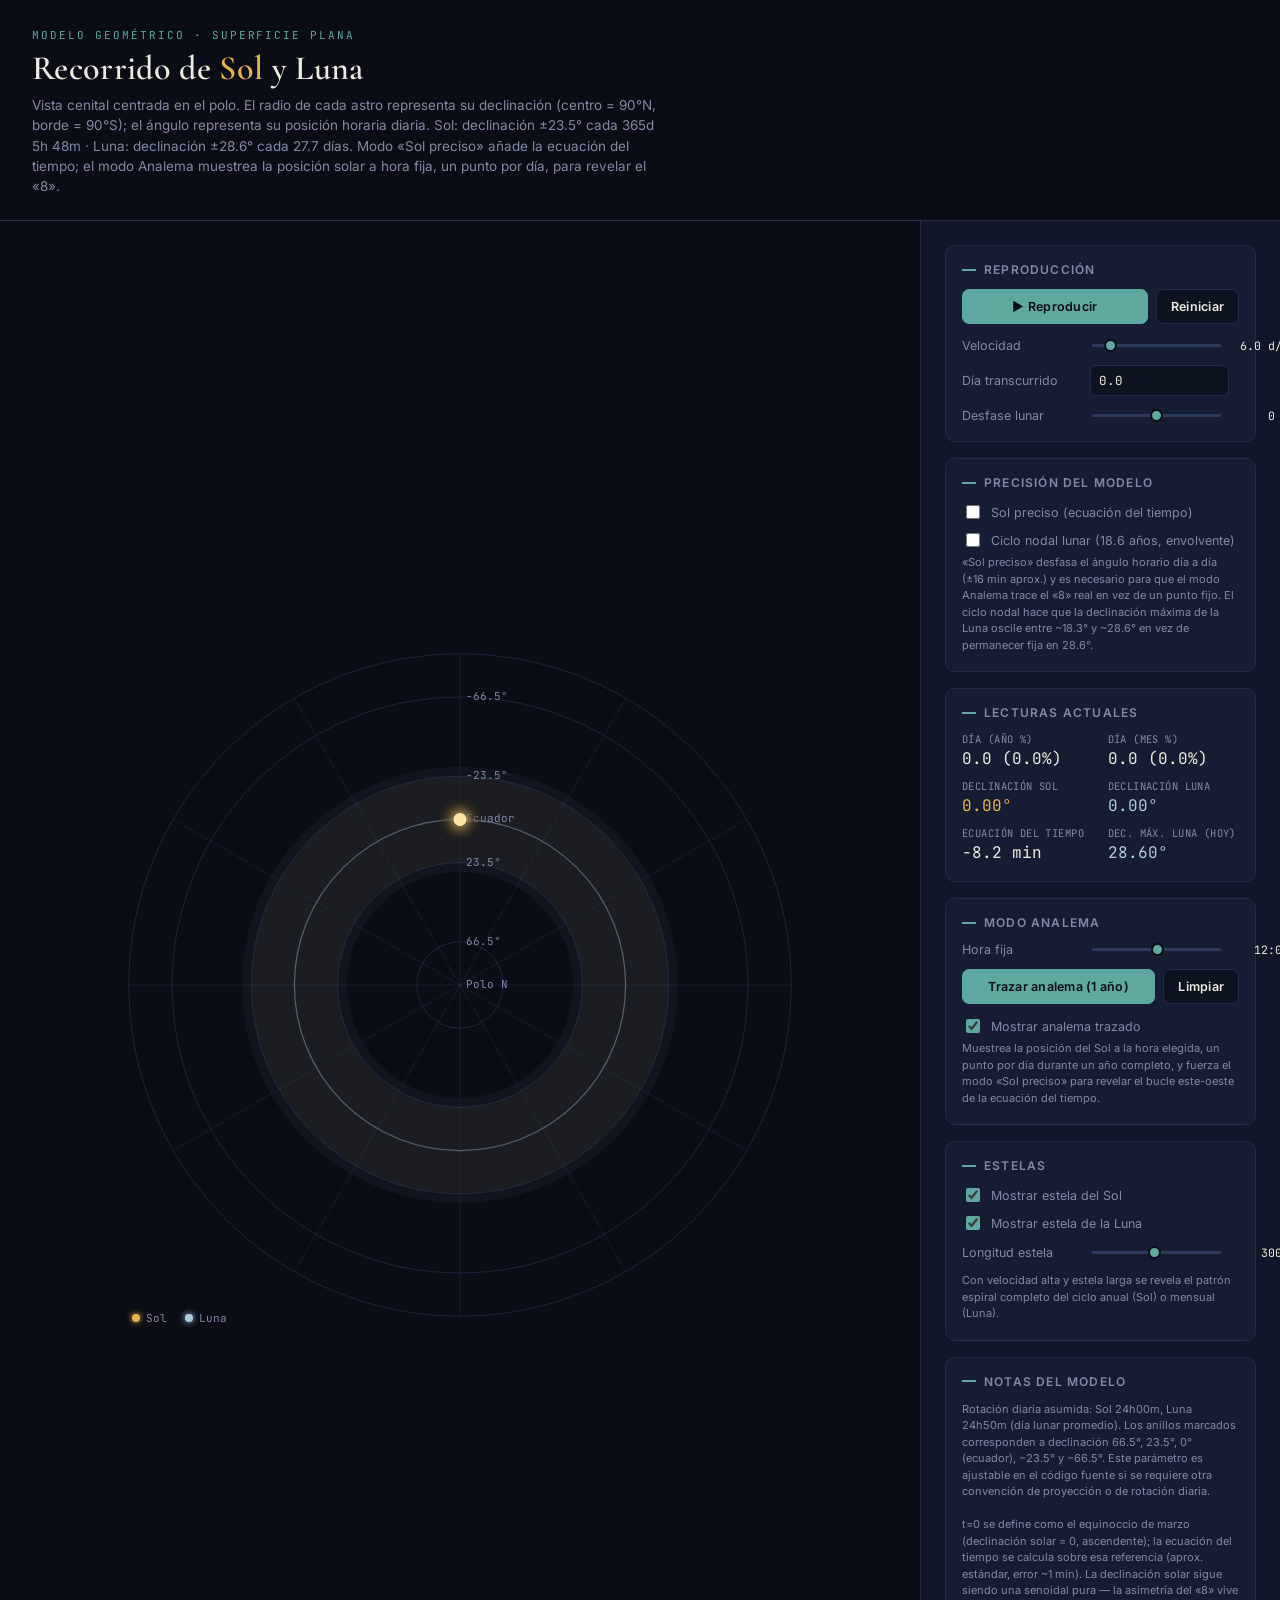
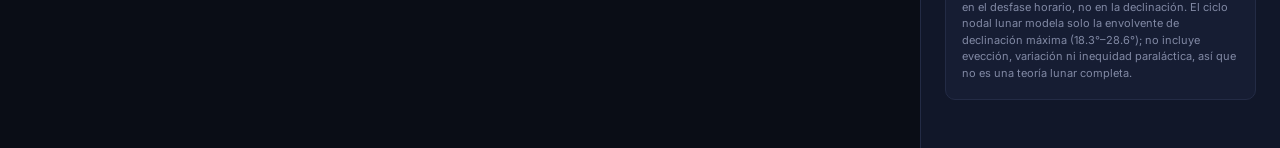
<file: orbitas.html>
<!DOCTYPE html>
<html lang="es">
<head>
<meta charset="UTF-8">
<meta name="viewport" content="width=device-width, initial-scale=1.0">
<title>Órbitas · Sol y Luna sobre plano</title>
<link rel="preconnect" href="https://fonts.googleapis.com">
<link href="https://fonts.googleapis.com/css2?family=Cormorant+Garamond:wght@500;600;700&family=Inter:wght@400;500;600&family=JetBrains+Mono:wght@400;500;600&display=swap" rel="stylesheet">
<style>
  :root{
    --bg:#0A0D16;
    --panel:#111729;
    --panel-2:#161D33;
    --grid:#2E3A5C;
    --grid-soft:#212a44;
    --text:#EDEAE0;
    --text-dim:#8189A4;
    --gold:#E7B24B;
    --gold-soft:rgba(231,178,75,0.16);
    --silver:#AFCBE0;
    --silver-soft:rgba(175,203,224,0.14);
    --teal:#5FA8A0;
    --line:#232B45;
  }
  *{box-sizing:border-box;}
  html,body{margin:0;padding:0;background:var(--bg);color:var(--text);
    font-family:'Inter',sans-serif;height:100%;}
  .wrap{
    display:grid;
    grid-template-columns: 1fr 360px;
    min-height:100vh;
  }
  @media (max-width: 880px){
    .wrap{grid-template-columns:1fr; grid-template-rows:auto auto;}
  }
  header{
    grid-column:1/-1;
    padding:28px 32px 6px 32px;
    border-bottom:1px solid var(--line);
  }
  .eyebrow{
    font-family:'JetBrains Mono',monospace;
    font-size:11px; letter-spacing:.18em; color:var(--teal);
    text-transform:uppercase; margin-bottom:6px;
  }
  h1{
    font-family:'Cormorant Garamond', serif;
    font-weight:600; font-size:34px; margin:0 0 6px 0;
    letter-spacing:.01em;
  }
  h1 em{ color:var(--gold); font-style:normal; }
  .sub{
    color:var(--text-dim); font-size:13.5px; max-width:640px; line-height:1.5;
    margin-bottom:18px;
  }
  .stage{
    position:relative;
    display:flex; align-items:center; justify-content:center;
    padding:20px;
  }
  #canvasHost{
    position:relative; width:100%; max-width:720px; aspect-ratio:1/1;
  }
  canvas{ width:100%; height:100%; display:block; }
  .legend{
    position:absolute; left:32px; bottom:20px;
    font-family:'JetBrains Mono',monospace; font-size:11px; color:var(--text-dim);
    display:flex; gap:18px;
  }
  .legend span{ display:inline-flex; align-items:center; gap:6px; }
  .dot{width:8px;height:8px;border-radius:50%;display:inline-block;}
  .dot.sun{background:var(--gold); box-shadow:0 0 6px var(--gold);}
  .dot.moon{background:var(--silver); box-shadow:0 0 6px var(--silver);}

  aside{
    background:var(--panel);
    border-left:1px solid var(--line);
    padding:24px 24px 32px 24px;
    overflow-y:auto;
  }
  .card{
    background:var(--panel-2);
    border:1px solid var(--line);
    border-radius:10px;
    padding:16px 16px 18px 16px;
    margin-bottom:16px;
  }
  .card h2{
    font-family:'Inter',sans-serif; font-weight:600; font-size:12px;
    letter-spacing:.1em; text-transform:uppercase; color:var(--text-dim);
    margin:0 0 12px 0;
    display:flex; align-items:center; gap:8px;
  }
  .card h2 .bar{width:14px; height:2px; background:var(--teal); display:inline-block;}

  .readout-grid{
    display:grid; grid-template-columns:1fr 1fr; gap:10px 14px;
  }
  .readout{
    font-family:'JetBrains Mono',monospace;
  }
  .readout .k{ font-size:10.5px; color:var(--text-dim); letter-spacing:.04em; }
  .readout .v{ font-size:16px; margin-top:2px; }
  .readout .v.sun{ color:var(--gold); }
  .readout .v.moon{ color:var(--silver); }

  .row{ display:flex; align-items:center; gap:10px; margin-bottom:12px; }
  .row:last-child{ margin-bottom:0; }
  .row label{ font-size:12.5px; color:var(--text-dim); flex:0 0 auto; min-width:118px; }
  .row .valtag{
    font-family:'JetBrains Mono',monospace; font-size:11.5px; color:var(--text);
    min-width:56px; text-align:right;
  }
  input[type=range]{
    -webkit-appearance:none; appearance:none;
    flex:1; height:3px; background:var(--grid); border-radius:2px; outline:none;
  }
  input[type=range]::-webkit-slider-thumb{
    -webkit-appearance:none; appearance:none;
    width:13px; height:13px; border-radius:50%;
    background:var(--teal); cursor:pointer; border:2px solid #0A0D16;
  }
  input[type=number], input[type=text]{
    background:#0D1220; border:1px solid var(--line); color:var(--text);
    border-radius:6px; padding:6px 8px; font-family:'JetBrains Mono',monospace;
    font-size:12.5px; width:100%;
  }
  .btnrow{ display:flex; gap:8px; }
  button{
    font-family:'Inter',sans-serif; font-weight:600; font-size:12.5px;
    letter-spacing:.02em;
    background:#0D1220; color:var(--text); border:1px solid var(--line);
    border-radius:7px; padding:9px 14px; cursor:pointer;
    transition:border-color .15s, color .15s;
  }
  button:hover{ border-color:var(--teal); color:var(--teal); }
  button.primary{
    background:var(--teal); color:#0A0D16; border-color:var(--teal);
  }
  button.primary:hover{ opacity:.9; color:#0A0D16; }
  .checks{ display:flex; flex-direction:column; gap:8px; }
  .check{ display:flex; align-items:center; gap:8px; font-size:12.5px; color:var(--text-dim); }
  .check input{ accent-color:var(--teal); width:14px; height:14px; }
  .footnote{
    font-size:11px; color:var(--text-dim); line-height:1.5; margin-top:4px;
  }
  ::-webkit-scrollbar{width:8px;}
  ::-webkit-scrollbar-thumb{background:var(--line); border-radius:4px;}
</style>
</head>
<body>
<div class="wrap">
  <header>
    <div class="eyebrow">Modelo geométrico · superficie plana</div>
    <h1>Recorrido de <em>Sol</em> y Luna</h1>
    <div class="sub">
      Vista cenital centrada en el polo. El radio de cada astro representa su declinación
      (centro = 90°N, borde = 90°S); el ángulo representa su posición horaria diaria.
      Sol: declinación ±23.5° cada 365d 5h 48m · Luna: declinación ±28.6° cada 27.7 días.
      Modo «Sol preciso» añade la ecuación del tiempo; el modo Analema muestrea la
      posición solar a hora fija, un punto por día, para revelar el «8».
    </div>
  </header>

  <div class="stage">
    <div id="canvasHost">
      <canvas id="cv"></canvas>
      <div class="legend">
        <span><i class="dot sun"></i>Sol</span>
        <span><i class="dot moon"></i>Luna</span>
      </div>
    </div>
  </div>

  <aside>
    <div class="card">
      <h2><span class="bar"></span>Reproducción</h2>
      <div class="btnrow" style="margin-bottom:14px;">
        <button class="primary" id="playBtn" style="flex:1;">▶ Reproducir</button>
        <button id="resetBtn">Reiniciar</button>
      </div>
      <div class="row">
        <label>Velocidad</label>
        <input type="range" id="speed" min="0" max="60" step="0.5" value="6">
        <span class="valtag" id="speedVal">6.0 d/s</span>
      </div>
      <div class="row">
        <label>Día transcurrido</label>
        <input type="number" id="dayInput" step="0.5" value="0" style="flex:1;">
        <span></span>
      </div>
      <div class="row">
        <label>Desfase lunar</label>
        <input type="range" id="moonOffset" min="-15" max="15" step="0.5" value="0">
        <span class="valtag" id="moonOffsetVal">0 d</span>
      </div>
    </div>

    <div class="card">
      <h2><span class="bar"></span>Precisión del modelo</h2>
      <div class="checks">
        <label class="check"><input type="checkbox" id="preciseSun"> Sol preciso (ecuación del tiempo)</label>
        <label class="check"><input type="checkbox" id="lunarNodal"> Ciclo nodal lunar (18.6 años, envolvente)</label>
      </div>
      <div class="footnote">
        «Sol preciso» desfasa el ángulo horario día a día (±16 min aprox.) y es
        necesario para que el modo Analema trace el «8» real en vez de un punto fijo.
        El ciclo nodal hace que la declinación máxima de la Luna oscile entre
        ~18.3° y ~28.6° en vez de permanecer fija en 28.6°.
      </div>
    </div>

    <div class="card">
      <h2><span class="bar"></span>Lecturas actuales</h2>
      <div class="readout-grid">
        <div class="readout">
          <div class="k">DÍA (AÑO %)</div>
          <div class="v" id="rSunDay">0 (0.0%)</div>
        </div>
        <div class="readout">
          <div class="k">DÍA (MES %)</div>
          <div class="v" id="rMoonDay">0 (0.0%)</div>
        </div>
        <div class="readout">
          <div class="k">DECLINACIÓN SOL</div>
          <div class="v sun" id="rSunDec">0.00°</div>
        </div>
        <div class="readout">
          <div class="k">DECLINACIÓN LUNA</div>
          <div class="v moon" id="rMoonDec">0.00°</div>
        </div>
        <div class="readout">
          <div class="k">ECUACIÓN DEL TIEMPO</div>
          <div class="v" id="rEot">+0.0 min</div>
        </div>
        <div class="readout">
          <div class="k">DEC. MÁX. LUNA (HOY)</div>
          <div class="v moon" id="rMoonEnv">28.60°</div>
        </div>
      </div>
    </div>

    <div class="card">
      <h2><span class="bar"></span>Modo analema</h2>
      <div class="row">
        <label>Hora fija</label>
        <input type="range" id="analemaHour" min="0" max="23.75" step="0.25" value="12">
        <span class="valtag" id="analemaHourVal">12:00</span>
      </div>
      <div class="btnrow" style="margin-bottom:12px;">
        <button class="primary" id="traceAnalemaBtn" style="flex:1;">Trazar analema (1 año)</button>
        <button id="clearAnalemaBtn">Limpiar</button>
      </div>
      <div class="checks">
        <label class="check"><input type="checkbox" id="showAnalema" checked> Mostrar analema trazado</label>
      </div>
      <div class="footnote">
        Muestrea la posición del Sol a la hora elegida, un punto por día durante
        un año completo, y fuerza el modo «Sol preciso» para revelar el bucle
        este-oeste de la ecuación del tiempo.
      </div>
    </div>

    <div class="card">
      <h2><span class="bar"></span>Estelas</h2>
      <div class="checks" style="margin-bottom:12px;">
        <label class="check"><input type="checkbox" id="showSunTrail" checked> Mostrar estela del Sol</label>
        <label class="check"><input type="checkbox" id="showMoonTrail" checked> Mostrar estela de la Luna</label>
      </div>
      <div class="row">
        <label>Longitud estela</label>
        <input type="range" id="trailLen" min="200" max="6000" step="100" value="3000">
        <span class="valtag" id="trailLenVal">3000</span>
      </div>
      <div class="footnote">
        Con velocidad alta y estela larga se revela el patrón espiral completo
        del ciclo anual (Sol) o mensual (Luna).
      </div>
    </div>

    <div class="card">
      <h2><span class="bar"></span>Notas del modelo</h2>
      <div class="footnote">
        Rotación diaria asumida: Sol 24h00m, Luna 24h50m (día lunar promedio).
        Los anillos marcados corresponden a declinación 66.5°, 23.5°, 0° (ecuador),
        −23.5° y −66.5°. Este parámetro es ajustable en el código fuente si se
        requiere otra convención de proyección o de rotación diaria.<br><br>
        t=0 se define como el equinoccio de marzo (declinación solar = 0,
        ascendente); la ecuación del tiempo se calcula sobre esa referencia
        (aprox. estándar, error ~1 min). La declinación solar sigue siendo una
        senoidal pura — la asimetría del «8» vive en el desfase horario, no en
        la declinación. El ciclo nodal lunar modela solo la envolvente de
        declinación máxima (18.3°–28.6°); no incluye evección, variación ni
        inequidad paraláctica, así que no es una teoría lunar completa.
      </div>
    </div>
  </aside>
</div>

<script>
(function(){
  // ---------- Constantes del modelo ----------
  const TY = 365 + 5/24 + 48/1440;   // periodo declinación solar (días)
  const TM = 27.7;                   // periodo declinación lunar (días)
  const DEC_SUN_MAX = 23.5;
  const DEC_MOON_MAX = 28.6;
  const DAY_SUN = 1;                 // rotación diaria del sol (días)
  const DAY_MOON = 1 + 50/1440;      // rotación diaria de la luna (~24h50m)

  // t=0 se define como el equinoccio de marzo (dec. sol = 0, ascendente),
  // que cae ~día 79 del año calendario (1-indexado, año no bisiesto).
  const EQUINOX_OFFSET_DAYS = 79;

  // Envolvente de declinación máxima lunar (ciclo nodal / regresión de nodos, 18.6 años)
  const OBLIQUITY = 23.44;           // oblicuidad terrestre media (°)
  const LUNAR_INCL = 5.145;          // inclinación orbital lunar sobre la eclíptica (°)
  const T_NODAL = 18.6*365.25;       // periodo de regresión nodal (días) ≈ 6793.6 d

  // ---------- Canvas setup ----------
  const canvas = document.getElementById('cv');
  const ctx = canvas.getContext('2d');
  const host = document.getElementById('canvasHost');
  let W=0,H=0,DPR=1,cx=0,cy=0,Rmax=0;

  function resize(){
    DPR = Math.min(window.devicePixelRatio||1, 2);
    const rect = host.getBoundingClientRect();
    W = rect.width; H = rect.height;
    canvas.width = W*DPR; canvas.height = H*DPR;
    ctx.setTransform(DPR,0,0,DPR,0,0);
    cx = W/2; cy = H/2;
    Rmax = Math.min(W,H)*0.46;
  }
  window.addEventListener('resize', resize);
  resize();

  // colatitud lineal: centro=90°(polo), borde=-90°
  function radiusFor(dec){ return Rmax*(90-dec)/180; }

  // ---------- Estado ----------
  let t = 0;             // día transcurrido (referencia)
  let playing = false;
  let speed = 6;          // días simulados por segundo
  let moonOffset = 0;
  let showSunTrail = true, showMoonTrail = true;
  let trailMax = 3000;
  let sunTrail = [];
  let moonTrail = [];
  let lastFrame = null;
  let preciseSun = false;
  let lunarNodal = false;
  let analemaPts = [];
  let showAnalema = true;

  // Aproximación estándar de la ecuación del tiempo (min), error típico ~1 min.
  // gamma se referencia al 1 de enero; tt=0 (equinoccio) equivale al día ~79.
  function eotMinutes(tt){
    const tyMod = ((tt % TY)+TY)%TY;
    const dayOfYear = (tyMod + EQUINOX_OFFSET_DAYS) % 365;
    const gamma = 2*Math.PI*(dayOfYear-1)/365;
    return 229.18*(0.000075 + 0.001868*Math.cos(gamma) - 0.032077*Math.sin(gamma)
                    - 0.014615*Math.cos(2*gamma) - 0.040849*Math.sin(2*gamma));
  }

  // Envolvente de declinación máxima lunar por regresión nodal (18.6 años).
  function moonMaxDec(tt){
    return OBLIQUITY + LUNAR_INCL*Math.cos(2*Math.PI*tt/T_NODAL);
  }

  function decSun(tt){ return DEC_SUN_MAX*Math.sin(2*Math.PI*tt/TY); }
  function decMoon(tt){
    const env = lunarNodal ? moonMaxDec(tt) : DEC_MOON_MAX;
    return env*Math.sin(2*Math.PI*(tt+moonOffset)/TM);
  }
  function angleSun(tt, forcePrecise){
    const usePrecise = forcePrecise!==undefined ? forcePrecise : preciseSun;
    const tphase = usePrecise ? (tt + eotMinutes(tt)/1440) : tt;
    return 2*Math.PI*(((tphase % DAY_SUN)+DAY_SUN)%DAY_SUN)/DAY_SUN;
  }
  function angleMoon(tt){ return 2*Math.PI*(((tt % DAY_MOON)+DAY_MOON)%DAY_MOON)/DAY_MOON; }

  function posFrom(r, ang){
    return { x: cx + r*Math.sin(ang), y: cy - r*Math.cos(ang) };
  }

  // ---------- Dibujo ----------
  const decRings = [90, 66.5, 23.5, 0, -23.5, -66.5, -90];
  const ringLabels = {90:'Polo',66.5:'66.5°',23.5:'Tróp. Cáncer 23.5°',0:'Ecuador',
                       '-23.5':'Tróp. Capricornio −23.5°','-66.5':'−66.5°','-90':''};

  function drawGrid(){
    ctx.save();
    // bandas de tropicos
    const rSunOuter = radiusFor(-DEC_SUN_MAX), rSunInner = radiusFor(DEC_SUN_MAX);
    ctx.beginPath();
    ctx.arc(cx,cy,rSunOuter,0,Math.PI*2);
    ctx.arc(cx,cy,rSunInner,0,Math.PI*2, true);
    ctx.fillStyle = 'rgba(231,178,75,0.05)';
    ctx.fill('evenodd');

    const rMoonOuter = radiusFor(-DEC_MOON_MAX), rMoonInner = radiusFor(DEC_MOON_MAX);
    ctx.beginPath();
    ctx.arc(cx,cy,rMoonOuter,0,Math.PI*2);
    ctx.arc(cx,cy,rMoonInner,0,Math.PI*2, true);
    ctx.fillStyle = 'rgba(175,203,224,0.045)';
    ctx.fill('evenodd');

    // radios (spokes)
    ctx.strokeStyle = 'rgba(46,58,92,0.35)';
    ctx.lineWidth = 1;
    for(let i=0;i<12;i++){
      const a = i*Math.PI/6;
      const p = posFrom(Rmax, a);
      ctx.beginPath(); ctx.moveTo(cx,cy); ctx.lineTo(p.x,p.y); ctx.stroke();
    }

    // anillos
    decRings.forEach(d=>{
      const r = radiusFor(d);
      ctx.beginPath();
      ctx.arc(cx,cy,r,0,Math.PI*2);
      ctx.strokeStyle = d===0 ? 'rgba(140,150,180,0.55)' : 'rgba(46,58,92,0.55)';
      ctx.lineWidth = d===0 ? 1.2 : 1;
      ctx.stroke();
    });

    ctx.restore();

    // etiquetas
    ctx.save();
    ctx.font = "11px 'JetBrains Mono', monospace";
    ctx.fillStyle = '#7C88A6';
    ctx.textBaseline = 'middle';
    [90,66.5,23.5,0,-23.5,-66.5].forEach(d=>{
      const r = radiusFor(d);
      const label = d===90 ? 'Polo N' : (d===0?'Ecuador': d+'°');
      ctx.fillText(label, cx+6, cy-r);
    });
    ctx.restore();
  }

  function drawTrail(trail, color){
    if(trail.length<2) return;
    ctx.save();
    ctx.lineJoin='round'; ctx.lineCap='round';
    for(let i=1;i<trail.length;i++){
      const p0=trail[i-1], p1=trail[i];
      const alpha = (i/trail.length)*0.85;
      ctx.strokeStyle = color(alpha);
      ctx.lineWidth = 1.1;
      ctx.beginPath();
      ctx.moveTo(p0.x,p0.y); ctx.lineTo(p1.x,p1.y);
      ctx.stroke();
    }
    ctx.restore();
  }

  function traceAnalema(hour){
    const pts = [];
    const nDays = Math.round(TY);
    for(let i=0;i<=nDays;i++){
      const tt = i + hour/24;
      const dS = decSun(tt);
      const aS = angleSun(tt, true); // el analema siempre usa el Sol preciso
      pts.push(posFrom(radiusFor(dS), aS));
    }
    return pts;
  }

  function drawAnalema(pts){
    if(pts.length<2) return;
    ctx.save();
    ctx.strokeStyle = 'rgba(231,178,75,0.55)';
    ctx.lineWidth = 1.3;
    ctx.lineJoin = 'round'; ctx.lineCap = 'round';
    ctx.beginPath();
    ctx.moveTo(pts[0].x, pts[0].y);
    for(let i=1;i<pts.length;i++) ctx.lineTo(pts[i].x, pts[i].y);
    ctx.closePath();
    ctx.stroke();
    ctx.fillStyle = 'rgba(255,227,163,0.85)';
    for(const p of pts){
      ctx.beginPath(); ctx.arc(p.x,p.y,1.6,0,Math.PI*2); ctx.fill();
    }
    ctx.restore();
  }

  function drawBody(p, glow, core, radius){
    ctx.save();
    const grad = ctx.createRadialGradient(p.x,p.y,0,p.x,p.y,radius*4);
    grad.addColorStop(0, glow);
    grad.addColorStop(1, 'rgba(0,0,0,0)');
    ctx.fillStyle = grad;
    ctx.beginPath(); ctx.arc(p.x,p.y,radius*4,0,Math.PI*2); ctx.fill();

    ctx.fillStyle = core;
    ctx.beginPath(); ctx.arc(p.x,p.y,radius,0,Math.PI*2); ctx.fill();
    ctx.restore();
  }

  function render(){
    ctx.clearRect(0,0,W,H);
    drawGrid();

    if(showSunTrail) drawTrail(sunTrail, a=>`rgba(231,178,75,${a})`);
    if(showMoonTrail) drawTrail(moonTrail, a=>`rgba(175,203,224,${a})`);
    if(showAnalema) drawAnalema(analemaPts);

    const dS = decSun(t), aS = angleSun(t);
    const dM = decMoon(t), aM = angleMoon(t);
    const pS = posFrom(radiusFor(dS), aS);
    const pM = posFrom(radiusFor(dM), aM);

    drawBody(pM, 'rgba(175,203,224,0.55)', '#DCEAF4', 5);
    drawBody(pS, 'rgba(231,178,75,0.75)', '#FFE3A3', 6.5);

    // readouts
    const sunYearPct = (((t % TY)+TY)%TY)/TY*100;
    const moonMonthPct = ((((t+moonOffset) % TM)+TM)%TM)/TM*100;
    document.getElementById('rSunDay').textContent =
      `${t.toFixed(1)} (${sunYearPct.toFixed(1)}%)`;
    document.getElementById('rMoonDay').textContent =
      `${(t+moonOffset).toFixed(1)} (${moonMonthPct.toFixed(1)}%)`;
    document.getElementById('rSunDec').textContent = `${dS.toFixed(2)}°`;
    document.getElementById('rMoonDec').textContent = `${dM.toFixed(2)}°`;
    document.getElementById('dayInput').value = t.toFixed(1);

    const eotNow = eotMinutes(t);
    document.getElementById('rEot').textContent = `${eotNow>=0?'+':''}${eotNow.toFixed(1)} min`;
    const envNow = lunarNodal ? moonMaxDec(t) : DEC_MOON_MAX;
    document.getElementById('rMoonEnv').textContent = `${envNow.toFixed(2)}°`;
  }

  function pushTrails(){
    sunTrail.push(posFrom(radiusFor(decSun(t)), angleSun(t)));
    moonTrail.push(posFrom(radiusFor(decMoon(t)), angleMoon(t)));
    if(sunTrail.length>trailMax) sunTrail.shift();
    if(moonTrail.length>trailMax) moonTrail.shift();
  }

  function loop(ts){
    if(lastFrame==null) lastFrame = ts;
    const dtReal = (ts-lastFrame)/1000;
    lastFrame = ts;
    if(playing){
      t += dtReal*speed;
      pushTrails();
    }
    render();
    requestAnimationFrame(loop);
  }

  // ---------- Controles ----------
  const playBtn = document.getElementById('playBtn');
  playBtn.addEventListener('click', ()=>{
    playing = !playing;
    playBtn.textContent = playing ? '❚❚ Pausar' : '▶ Reproducir';
  });

  document.getElementById('resetBtn').addEventListener('click', ()=>{
    t=0; sunTrail=[]; moonTrail=[]; render();
  });

  const speedEl = document.getElementById('speed');
  const speedVal = document.getElementById('speedVal');
  speedEl.addEventListener('input', ()=>{
    speed = parseFloat(speedEl.value);
    speedVal.textContent = speed.toFixed(1)+' d/s';
  });

  const dayInput = document.getElementById('dayInput');
  dayInput.addEventListener('change', ()=>{
    t = parseFloat(dayInput.value)||0;
    sunTrail=[]; moonTrail=[];
    render();
  });

  const moonOffsetEl = document.getElementById('moonOffset');
  const moonOffsetVal = document.getElementById('moonOffsetVal');
  moonOffsetEl.addEventListener('input', ()=>{
    moonOffset = parseFloat(moonOffsetEl.value);
    moonOffsetVal.textContent = moonOffset.toFixed(1)+' d';
    moonTrail=[];
  });

  document.getElementById('showSunTrail').addEventListener('change', e=>{
    showSunTrail = e.target.checked;
  });
  document.getElementById('showMoonTrail').addEventListener('change', e=>{
    showMoonTrail = e.target.checked;
  });

  const trailLenEl = document.getElementById('trailLen');
  const trailLenVal = document.getElementById('trailLenVal');
  trailLenEl.addEventListener('input', ()=>{
    trailMax = parseInt(trailLenEl.value);
    trailLenVal.textContent = trailMax;
  });

  document.getElementById('preciseSun').addEventListener('change', e=>{
    preciseSun = e.target.checked;
    sunTrail = [];
  });
  document.getElementById('lunarNodal').addEventListener('change', e=>{
    lunarNodal = e.target.checked;
    moonTrail = [];
  });

  function hourLabel(h){
    const hh = Math.floor(h);
    const mm = Math.round((h-hh)*60);
    return `${String(hh).padStart(2,'0')}:${String(mm).padStart(2,'0')}`;
  }
  const analemaHourEl = document.getElementById('analemaHour');
  const analemaHourVal = document.getElementById('analemaHourVal');
  analemaHourEl.addEventListener('input', ()=>{
    analemaHourVal.textContent = hourLabel(parseFloat(analemaHourEl.value));
  });

  document.getElementById('traceAnalemaBtn').addEventListener('click', ()=>{
    const hour = parseFloat(analemaHourEl.value);
    // el analema requiere el Sol preciso para mostrar el bucle este-oeste
    if(!preciseSun){
      preciseSun = true;
      document.getElementById('preciseSun').checked = true;
    }
    analemaPts = traceAnalema(hour);
    showAnalema = true;
    document.getElementById('showAnalema').checked = true;
  });
  document.getElementById('clearAnalemaBtn').addEventListener('click', ()=>{
    analemaPts = [];
  });
  document.getElementById('showAnalema').addEventListener('change', e=>{
    showAnalema = e.target.checked;
  });

  render();
  requestAnimationFrame(loop);
})();
</script>
</body>
</html>
</file>
